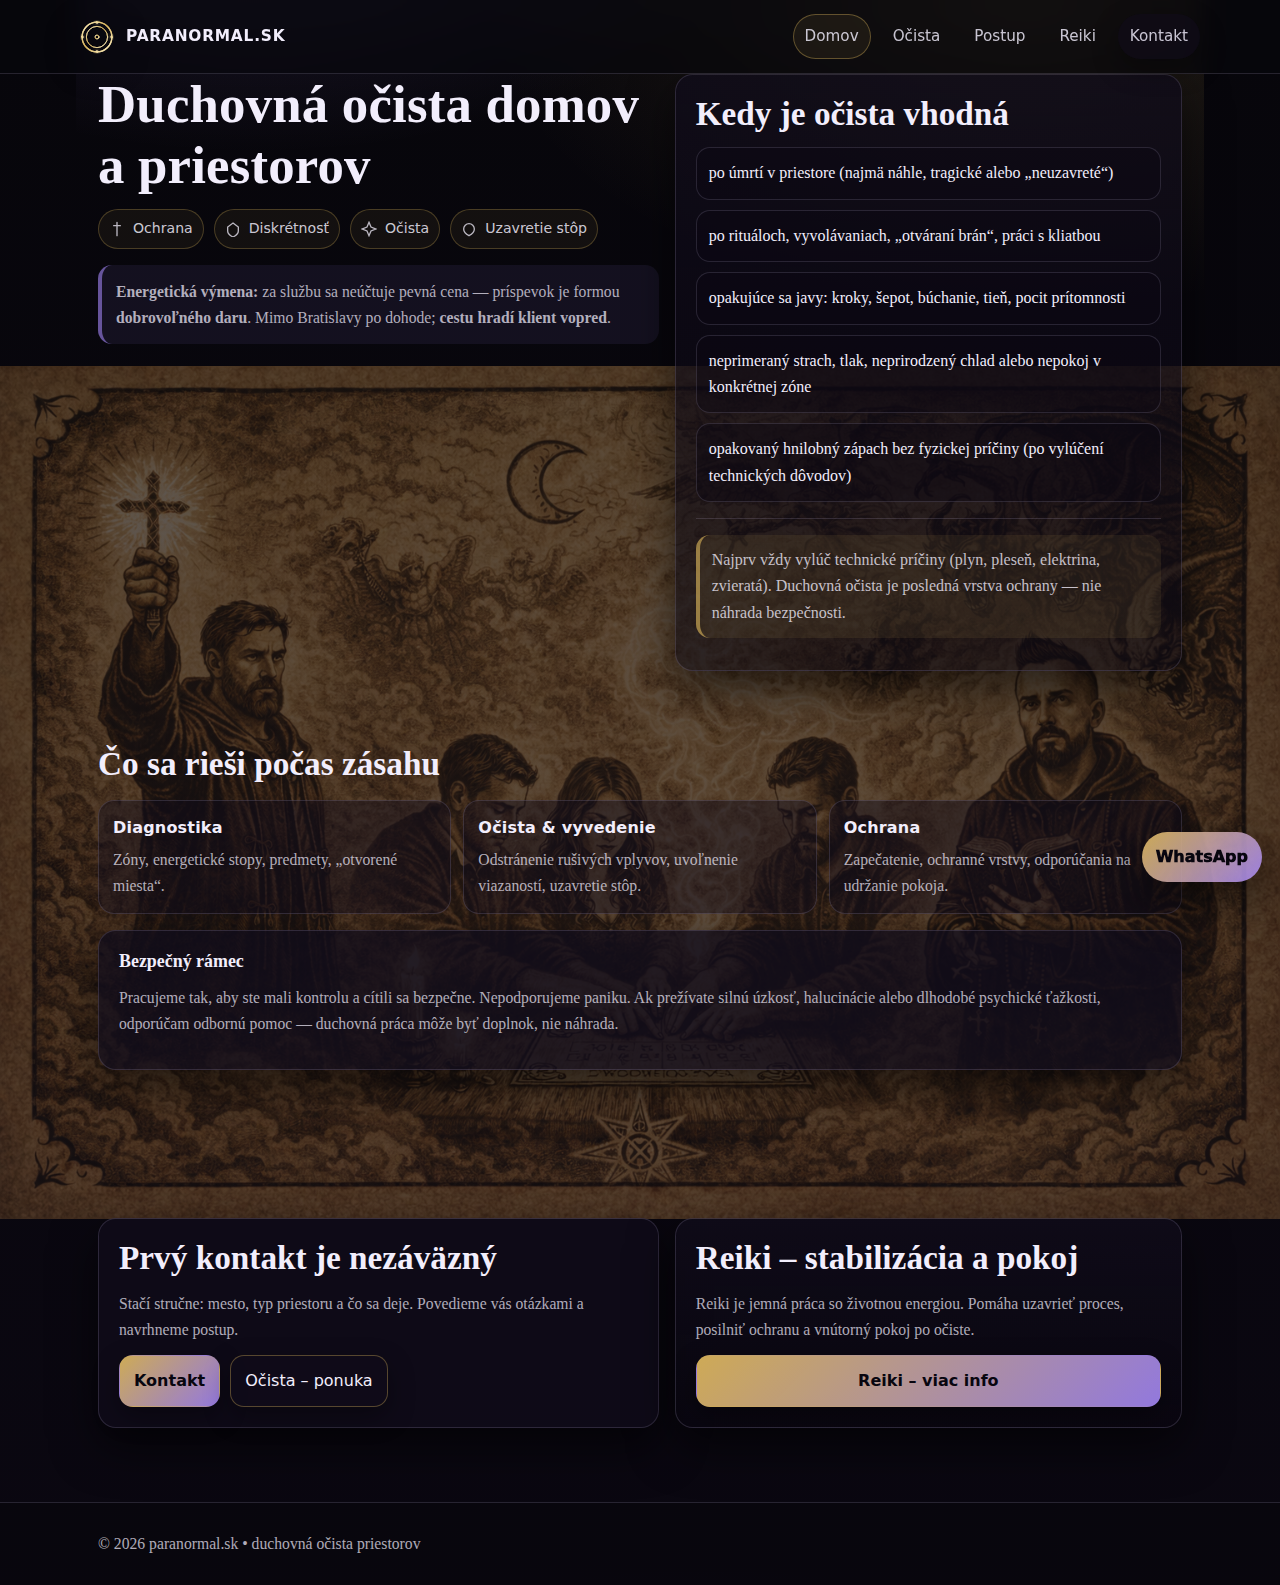
<file: index.html>
<!doctype html>
<html lang="sk">
<head>
  <meta charset="utf-8" />
  <meta name="viewport" content="width=device-width, initial-scale=1" />
  <title>paranormal.sk – duchovná očista domov a priestorov</title>
  <meta name="description" content="Duchovná očista priestorov, odstránenie ťažkých energií a nepokoja. Ochrana a uzavretie stôp. Bratislava a celé Slovensko." />
  <link rel="stylesheet" href="styles.css?v=13">
</head>

<body class="page-home">

<header class="nav">
  <div class="container nav-inner">
    <a class="brand" href="index.html" aria-label="Domov">
      <svg viewBox="0 0 64 64" aria-hidden="true" class="brand-logo" focusable="false">
        <defs>
          <linearGradient id="logo-gold" x1="0" y1="0" x2="1" y2="1">
            <stop offset="0" stop-color="#fff2c6"/>
            <stop offset="0.45" stop-color="#d8b35a"/>
            <stop offset="1" stop-color="#fff2c6"/>
          </linearGradient>

          <filter id="logo-glow" x="-35%" y="-35%" width="170%" height="170%">
            <feGaussianBlur stdDeviation="1.3" result="b"/>
            <feMerge>
              <feMergeNode in="b"/>
              <feMergeNode in="SourceGraphic"/>
            </feMerge>
          </filter>

          <filter id="logo-flare" x="-70%" y="-70%" width="240%" height="240%">
            <feGaussianBlur stdDeviation="2.6" result="b"/>
            <feMerge>
              <feMergeNode in="b"/>
              <feMergeNode in="SourceGraphic"/>
            </feMerge>
          </filter>
        </defs>

        <g fill="none" stroke="url(#logo-gold)" stroke-linecap="round" stroke-linejoin="round" filter="url(#logo-glow)">
          <circle cx="32" cy="32" r="28" stroke-width="2.4"/>
          <circle cx="32" cy="32" r="20" stroke-width="1.6"/>
          <path d="M32 6 L32 58" stroke-width="2.2"/>
          <path d="M6 32 L58 32" stroke-width="2.2"/>
          <circle cx="32" cy="32" r="3.6" stroke-width="1.6"/>
        </g>

        <g fill="#fff2c6" stroke="url(#logo-gold)" stroke-width="1.3" filter="url(#logo-flare)">
          <circle cx="32" cy="4.5" r="1.9"/>
          <circle cx="59.5" cy="32" r="1.9"/>
          <circle cx="32" cy="59.5" r="1.9"/>
          <circle cx="4.5" cy="32" r="1.9"/>
        </g>
      </svg>

      <span class="word">PARANORMAL.SK</span>
    </a>

    <nav class="menu" aria-label="Hlavné menu">
      <a href="index.html">Domov</a>
      <a href="sluzby.html">Očista</a>
      <a href="ako-pracujem.html">Postup</a>
      <a href="reiki.html">Reiki</a>
      <a href="kontakt.html" class="btn">Kontakt</a>
    </nav>
  </div>
</header>

<main>

  <section class="hero">
    <div class="container grid-2">
      <div>
<h1>Duchovná očista domov a priestorov</h1>

<div class="sigils">
  <span class="sigil">
    <svg viewBox="0 0 24 24" aria-hidden="true">
      <path d="M12 2v20M7 7h10" fill="none" stroke="currentColor" stroke-width="2" stroke-linecap="round"/>
    </svg>
    Ochrana
  </span>

  <span class="sigil">
    <svg viewBox="0 0 24 24" aria-hidden="true">
      <path d="M12 3l8 6v6c0 5-4 7-8 9-4-2-8-4-8-9V9l8-6z" fill="none" stroke="currentColor" stroke-width="2"/>
    </svg>
    Diskrétnosť
  </span>

  <span class="sigil">
    <svg viewBox="0 0 24 24" aria-hidden="true">
      <path d="M12 2l3 7 7 3-7 3-3 7-3-7-7-3 7-3 3-7z" fill="none" stroke="currentColor" stroke-width="2"/>
    </svg>
    Očista
  </span>

  <span class="sigil">
    <svg viewBox="0 0 24 24" aria-hidden="true">
      <path d="M4 12a8 8 0 0 1 16 0c0 6-8 10-8 10S4 18 4 12z" fill="none" stroke="currentColor" stroke-width="2"/>
    </svg>
    Uzavretie stôp
  </span>
</div>


        <div class="quote" style="margin-top:16px;">
          <div class="small">
            <strong>Energetická výmena:</strong> za službu sa neúčtuje pevná cena — príspevok je formou
            <strong>dobrovoľného daru</strong>. Mimo Bratislavy po dohode; <strong>cestu hradí klient vopred</strong>.
          </div>
        </div>
      </div>

      <div class="card soft">
        <h2>Kedy je očista vhodná</h2>
        <ul class="list">
          <li>po úmrtí v priestore (najmä náhle, tragické alebo „neuzavreté“)</li>
          <li>po rituáloch, vyvolávaniach, „otváraní brán“, práci s kliatbou</li>
          <li>opakujúce sa javy: kroky, šepot, búchanie, tieň, pocit prítomnosti</li>
          <li>neprimeraný strach, tlak, neprirodzený chlad alebo nepokoj v konkrétnej zóne</li>
          <li>opakovaný hnilobný zápach bez fyzickej príčiny (po vylúčení technických dôvodov)</li>
        </ul>

        <div class="hr"></div>

        <p class="notice">
          Najprv vždy vylúč technické príčiny (plyn, pleseň, elektrina, zvieratá).
          Duchovná očista je posledná vrstva ochrany — nie náhrada bezpečnosti.
        </p>
      </div>
    </div>
  </section>

  <section class="section">
    <div class="container">
      <h2>Čo sa rieši počas zásahu</h2>

      <div class="grid-3" style="margin-top:16px;">
        <div class="kpi">
          <strong>Diagnostika</strong>
          <div class="small">Zóny, energetické stopy, predmety, „otvorené miesta“.</div>
        </div>
        <div class="kpi">
          <strong>Očista & vyvedenie</strong>
          <div class="small">Odstránenie rušivých vplyvov, uvoľnenie viazaností, uzavretie stôp.</div>
        </div>
        <div class="kpi">
          <strong>Ochrana</strong>
          <div class="small">Zapečatenie, ochranné vrstvy, odporúčania na udržanie pokoja.</div>
        </div>
      </div>

      <div class="card" style="margin-top:16px;">
        <h3>Bezpečný rámec</h3>
        <p class="small">
          Pracujeme tak, aby ste mali kontrolu a cítili sa bezpečne. Nepodporujeme paniku.
          Ak prežívate silnú úzkosť, halucinácie alebo dlhodobé psychické ťažkosti,
          odporúčam odbornú pomoc — duchovná práca môže byť doplnok, nie náhrada.
        </p>
      </div>
    </div>
  </section>

  <section class="section">
    <div class="container grid-2">
      <div class="card">
        <h2>Prvý kontakt je nezáväzný</h2>
        <p class="small">
          Stačí stručne: mesto, typ priestoru a čo sa deje. Povedieme vás otázkami
          a navrhneme postup.
        </p>
        <div class="pillrow">
          <a class="btn primary" href="kontakt.html">Kontakt</a>
          <a class="btn" href="sluzby.html">Očista – ponuka</a>
        </div>
      </div>

      <div class="card soft" style="position:relative; overflow:hidden;">
        <div style="position:relative;">
          <h2>Reiki – stabilizácia a pokoj</h2>
          <p class="small">
            Reiki je jemná práca so životnou energiou. Pomáha uzavrieť proces,
            posilniť ochranu a vnútorný pokoj po očiste.
          </p>
          <a class="btn primary row" href="reiki.html">Reiki – viac info</a>
        </div>
      </div>

    </div>
  </section>

</main>

<a
  class="wa-float"
  href="https://wa.me/421917717171?text=Ahoj%2C%20m%C3%A1m%20z%C3%A1ujem%20o%20duchovn%C3%BA%20o%C4%8Distu."
  target="_blank"
  rel="noopener"
  aria-label="Napísať na WhatsApp"
>
  WhatsApp
</a>


<footer class="footer">
  <div class="container">
    <div class="small">© <span id="year"></span> paranormal.sk • duchovná očista priestorov</div>
  </div>
</footer>

<script src="script.js"></script>
</body>
</html>
</file>
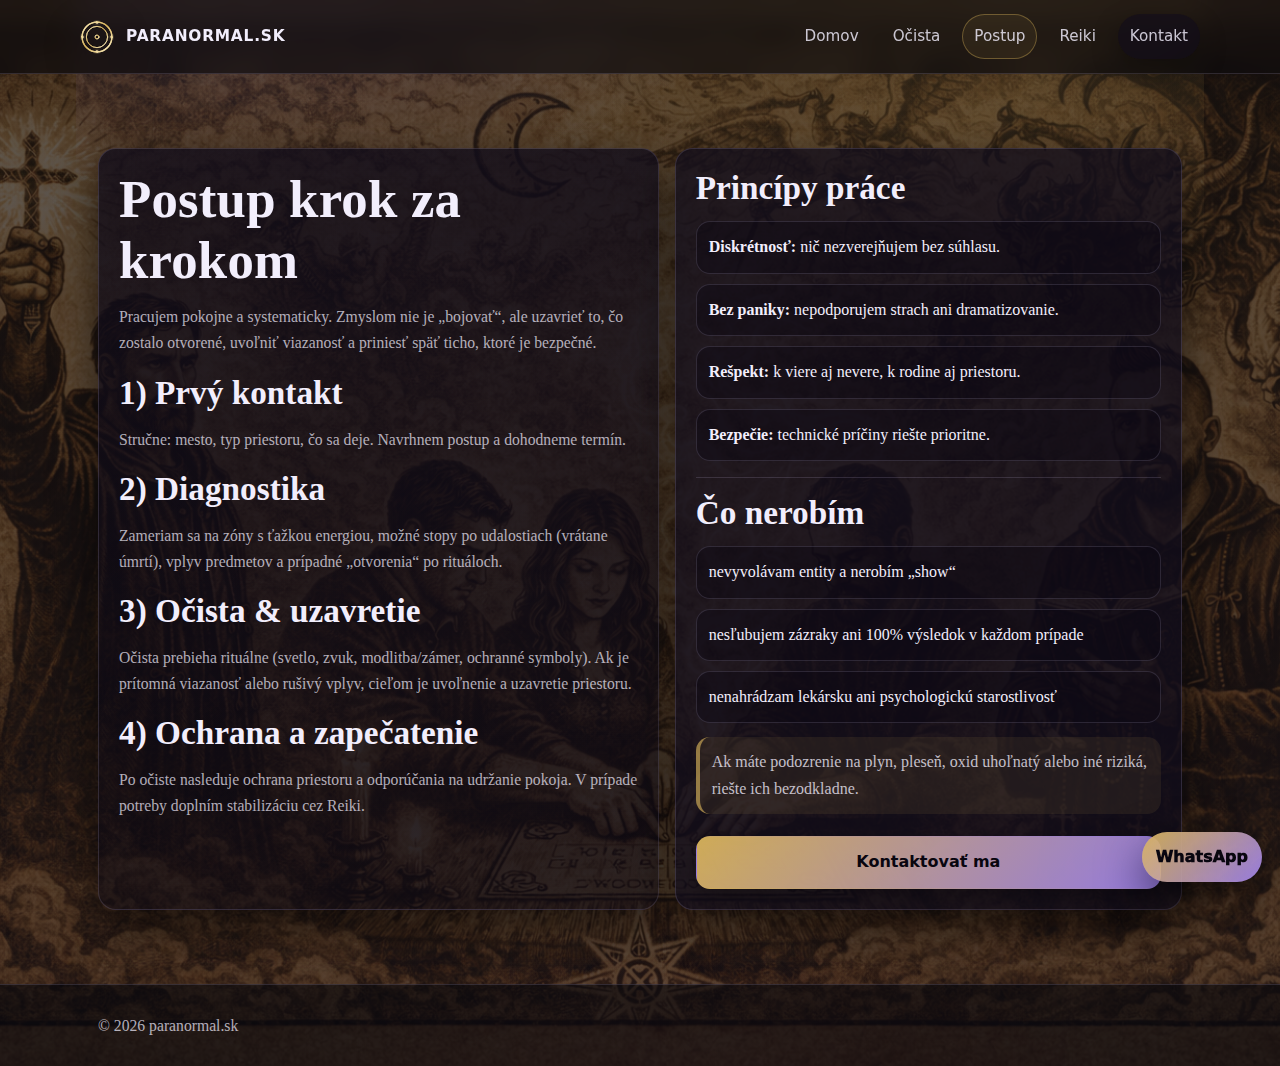
<file: ako-pracujem.html>
<!doctype html>
<html lang="sk">
<head>
  <meta charset="utf-8" />
  <meta name="viewport" content="width=device-width, initial-scale=1" />
  <title>Postup – paranormal.sk</title>
  <meta name="description" content="Ako prebieha očista: diagnostika, očista, uzavretie stôp, ochrana a odporúčania." />
  <link rel="stylesheet" href="styles.css" />
</head>
<body>

<header class="nav">
  <div class="container nav-inner">
    <a class="brand" href="index.html">
     <svg viewBox="0 0 64 64" aria-hidden="true" class="brand-logo" focusable="false">
  <defs>
    <linearGradient id="logo-gold" x1="0" y1="0" x2="1" y2="1">
      <stop offset="0" stop-color="#fff2c6"/>
      <stop offset="0.45" stop-color="#d8b35a"/>
      <stop offset="1" stop-color="#fff2c6"/>
    </linearGradient>

    <filter id="logo-glow" x="-35%" y="-35%" width="170%" height="170%">
      <feGaussianBlur stdDeviation="1.3" result="b"/>
      <feMerge>
        <feMergeNode in="b"/>
        <feMergeNode in="SourceGraphic"/>
      </feMerge>
    </filter>

    <filter id="logo-flare" x="-70%" y="-70%" width="240%" height="240%">
      <feGaussianBlur stdDeviation="2.6" result="b"/>
      <feMerge>
        <feMergeNode in="b"/>
        <feMergeNode in="SourceGraphic"/>
      </feMerge>
    </filter>
  </defs>

  <!-- HLAVNÁ PEČAŤ -->
  <g fill="none" stroke="url(#logo-gold)" stroke-linecap="round" stroke-linejoin="round" filter="url(#logo-glow)">
    <circle cx="32" cy="32" r="28" stroke-width="2.4"/>
    <circle cx="32" cy="32" r="20" stroke-width="1.6"/>
    <path d="M32 6 L32 58" stroke-width="2.2"/>
    <path d="M6 32 L58 32" stroke-width="2.2"/>
    <circle cx="32" cy="32" r="3.6" stroke-width="1.6"/>
  </g>

  <!-- 4 STRÁŽNE BODY -->
  <g fill="#fff2c6" stroke="url(#logo-gold)" stroke-width="1.3" filter="url(#logo-flare)">
    <circle cx="32" cy="4.5" r="1.9"/>
    <circle cx="59.5" cy="32" r="1.9"/>
    <circle cx="32" cy="59.5" r="1.9"/>
    <circle cx="4.5" cy="32" r="1.9"/>
  </g>
</svg>
      <span class="word">PARANORMAL.SK</span>
    </a>
    <nav class="menu">
      <a href="index.html">Domov</a>
      <a href="sluzby.html">Očista</a>
      <a href="ako-pracujem.html">Postup</a>
      <a href="reiki.html">Reiki</a>
      <a href="kontakt.html" class="btn">Kontakt</a>
    </nav>
  </div>
</header>

<main class="section">
  <div class="container grid-2">
    <div class="card soft">
      <h1>Postup krok za krokom</h1>
      <p class="small">
        Pracujem pokojne a systematicky. Zmyslom nie je „bojovať“, ale uzavrieť to,
        čo zostalo otvorené, uvoľniť viazanosť a priniesť späť ticho, ktoré je bezpečné.
      </p>

      <h2 style="margin-top:18px;">1) Prvý kontakt</h2>
      <p class="small">
        Stručne: mesto, typ priestoru, čo sa deje. Navrhnem postup a dohodneme termín.
      </p>

      <h2 style="margin-top:18px;">2) Diagnostika</h2>
      <p class="small">
        Zameriam sa na zóny s ťažkou energiou, možné stopy po udalostiach (vrátane úmrtí),
        vplyv predmetov a prípadné „otvorenia“ po rituáloch.
      </p>

      <h2 style="margin-top:18px;">3) Očista & uzavretie</h2>
      <p class="small">
        Očista prebieha rituálne (svetlo, zvuk, modlitba/zámer, ochranné symboly).
        Ak je prítomná viazanosť alebo rušivý vplyv, cieľom je uvoľnenie a uzavretie priestoru.
      </p>

      <h2 style="margin-top:18px;">4) Ochrana a zapečatenie</h2>
      <p class="small">
        Po očiste nasleduje ochrana priestoru a odporúčania na udržanie pokoja.
        V prípade potreby doplním stabilizáciu cez Reiki.
      </p>
    </div>

    <div class="card">
      <h2>Princípy práce</h2>
      <ul class="list">
        <li><strong>Diskrétnosť:</strong> nič nezverejňujem bez súhlasu.</li>
        <li><strong>Bez paniky:</strong> nepodporujem strach ani dramatizovanie.</li>
        <li><strong>Rešpekt:</strong> k viere aj nevere, k rodine aj priestoru.</li>
        <li><strong>Bezpečie:</strong> technické príčiny riešte prioritne.</li>
      </ul>

      <div class="hr"></div>

      <h2>Čo nerobím</h2>
      <ul class="list">
        <li>nevyvolávam entity a nerobím „show“</li>
        <li>nesľubujem zázraky ani 100% výsledok v každom prípade</li>
        <li>nenahrádzam lekársku ani psychologickú starostlivosť</li>
      </ul>

      <p class="notice" style="margin-top:14px;">
        Ak máte podozrenie na plyn, pleseň, oxid uhoľnatý alebo iné riziká,
        riešte ich bezodkladne.
      </p>

      <a class="btn primary row" href="kontakt.html" style="margin-top:10px;">Kontaktovať ma</a>
    </div>
  </div>
</main>

<a class="wa-float" data-whatsapp href="#">WhatsApp</a>
<footer class="footer"><div class="container"><div class="small">© <span id="year"></span> paranormal.sk</div></div></footer>
<script src="script.js"></script>
</body>
</html>
</file>
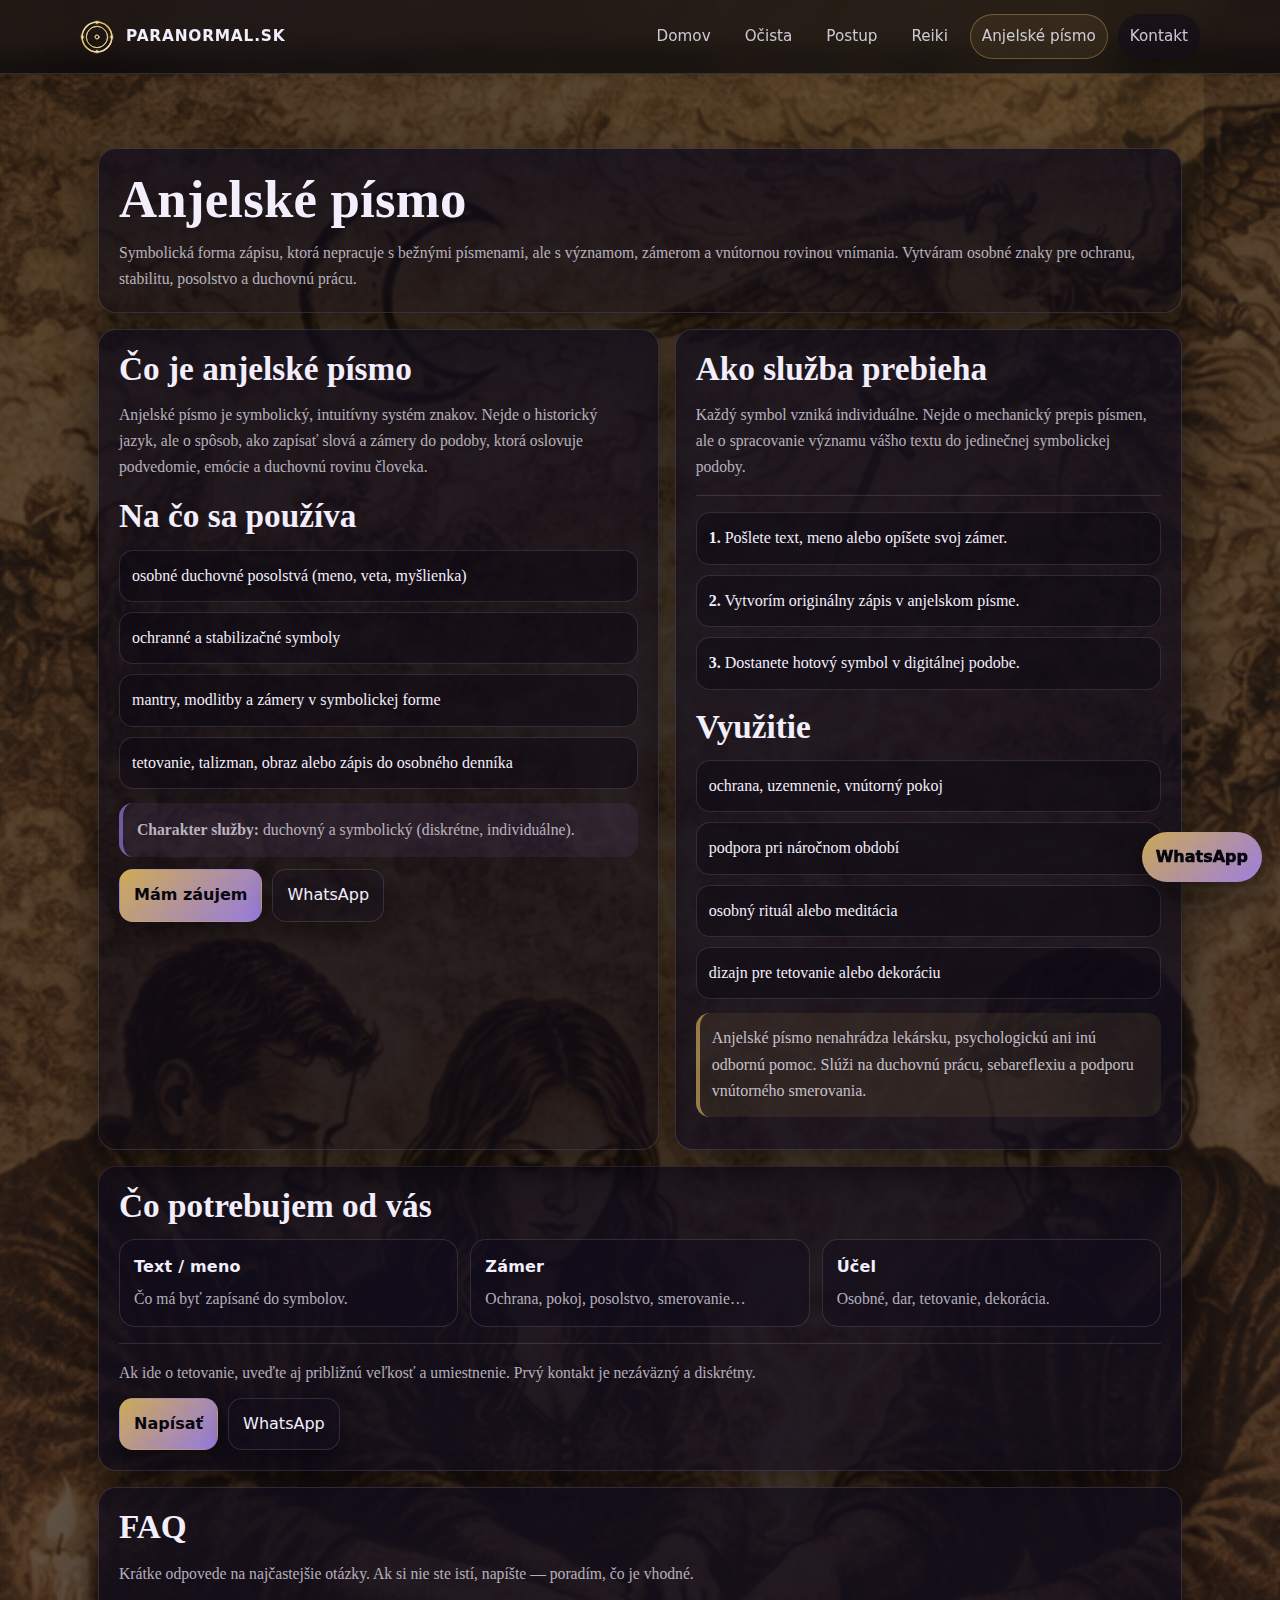
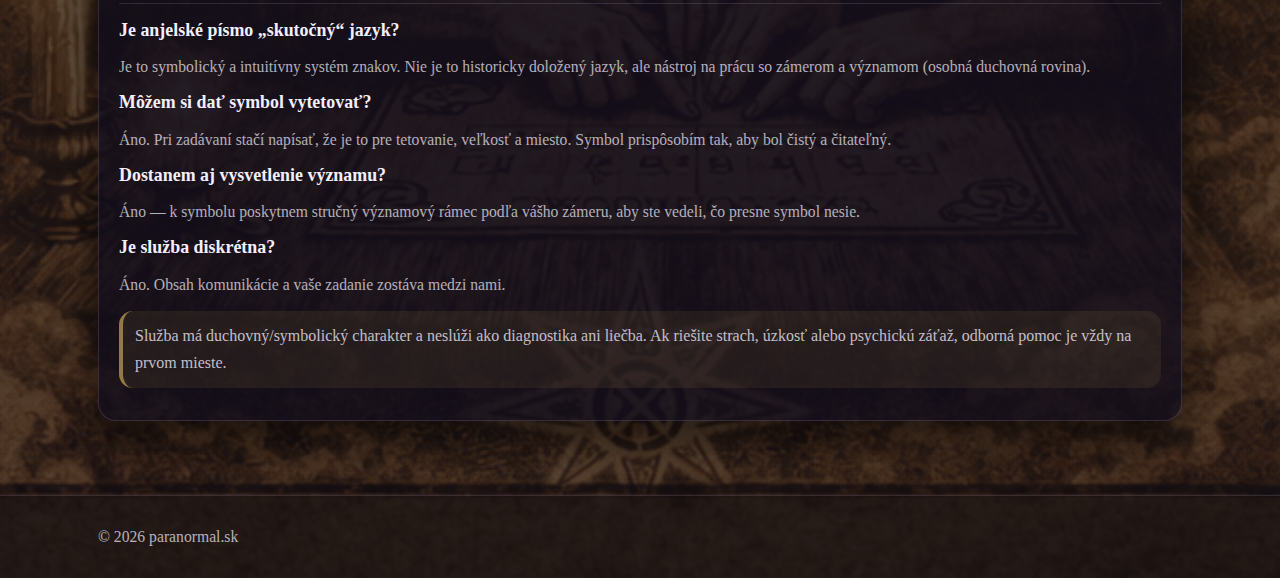
<file: anjelske-pismo.html>
<!doctype html>
<html lang="sk">
<head>
  <meta charset="utf-8" />
  <meta name="viewport" content="width=device-width, initial-scale=1" />
  <title>Anjelské písmo – paranormal.sk</title>
  <meta name="description" content="Anjelské písmo: osobné duchovné symboly, ochranné znaky a posolstvá medzi svetmi." />
  <link rel="stylesheet" href="styles.css?v=13" />
</head>

<body class="page-anjelske-pismo">

<header class="nav">
  <div class="container nav-inner">
    <a class="brand" href="index.html" aria-label="Domov">

      <!-- LOGO – rovnaké ako na ostatných stránkach -->
      <svg viewBox="0 0 64 64" aria-hidden="true" class="brand-logo" focusable="false">
        <defs>
          <linearGradient id="logo-gold" x1="0" y1="0" x2="1" y2="1">
            <stop offset="0" stop-color="#fff2c6"/>
            <stop offset="0.45" stop-color="#d8b35a"/>
            <stop offset="1" stop-color="#fff2c6"/>
          </linearGradient>

          <filter id="logo-glow" x="-35%" y="-35%" width="170%" height="170%">
            <feGaussianBlur stdDeviation="1.3" result="b"/>
            <feMerge>
              <feMergeNode in="b"/>
              <feMergeNode in="SourceGraphic"/>
            </feMerge>
          </filter>

          <filter id="logo-flare" x="-70%" y="-70%" width="240%" height="240%">
            <feGaussianBlur stdDeviation="2.6" result="b"/>
            <feMerge>
              <feMergeNode in="b"/>
              <feMergeNode in="SourceGraphic"/>
            </feMerge>
          </filter>
        </defs>

        <g fill="none" stroke="url(#logo-gold)" stroke-linecap="round" stroke-linejoin="round" filter="url(#logo-glow)">
          <circle cx="32" cy="32" r="28" stroke-width="2.4"/>
          <circle cx="32" cy="32" r="20" stroke-width="1.6"/>
          <path d="M32 6 L32 58" stroke-width="2.2"/>
          <path d="M6 32 L58 32" stroke-width="2.2"/>
          <circle cx="32" cy="32" r="3.6" stroke-width="1.6"/>
        </g>

        <g fill="#fff2c6" stroke="url(#logo-gold)" stroke-width="1.3" filter="url(#logo-flare)">
          <circle cx="32" cy="4.5" r="1.9"/>
          <circle cx="59.5" cy="32" r="1.9"/>
          <circle cx="32" cy="59.5" r="1.9"/>
          <circle cx="4.5" cy="32" r="1.9"/>
        </g>
      </svg>

      <span class="word">PARANORMAL.SK</span>
    </a>

    <!-- MENU: Domov, Očista, Postup, Reiki, Anjelské písmo, Kontakt -->
    <nav class="menu">
      <a href="index.html">Domov</a>
      <a href="sluzby.html">Očista</a>
      <a href="ako-pracujem.html">Postup</a>
      <a href="reiki.html">Reiki</a>
      <a href="anjelske-pismo.html" class="active">Anjelské písmo</a>
      <a href="kontakt.html" class="btn">Kontakt</a>
    </nav>
  </div>
</header>

<main class="section">
  <div class="container">

    <!-- ÚVOD -->
    <div class="card soft hero-intro">
      <h1>Anjelské písmo</h1>
      <p class="small">
        Symbolická forma zápisu, ktorá nepracuje s bežnými písmenami, ale s významom,
        zámerom a vnútornou rovinou vnímania. Vytváram osobné znaky pre ochranu,
        stabilitu, posolstvo a duchovnú prácu.
      </p>
    </div>

    <div class="grid-2" style="margin-top:16px;">

      <!-- ĽAVÝ BLOK -->
      <div class="card soft">
        <h2>Čo je anjelské písmo</h2>
        <p class="small">
          Anjelské písmo je symbolický, intuitívny systém znakov. Nejde o historický jazyk,
          ale o spôsob, ako zapísať slová a zámery do podoby, ktorá oslovuje podvedomie,
          emócie a duchovnú rovinu človeka.
        </p>

        <h2 style="margin-top:18px;">Na čo sa používa</h2>
        <ul class="list">
          <li>osobné duchovné posolstvá (meno, veta, myšlienka)</li>
          <li>ochranné a stabilizačné symboly</li>
          <li>mantry, modlitby a zámery v symbolickej forme</li>
          <li>tetovanie, talizman, obraz alebo zápis do osobného denníka</li>
        </ul>

        <div class="quote" style="margin-top:14px;">
          <div class="small">
            <strong>Charakter služby:</strong> duchovný a symbolický (diskrétne, individuálne).
          </div>
        </div>

        <div class="pillrow">
          <a class="btn primary" href="kontakt.html">Mám záujem</a>
          <a class="btn ghost" data-whatsapp href="#">WhatsApp</a>
        </div>
      </div>

      <!-- PRAVÝ BLOK -->
      <div class="card">
        <h2>Ako služba prebieha</h2>
        <p class="small">
          Každý symbol vzniká individuálne. Nejde o mechanický prepis písmen,
          ale o spracovanie významu vášho textu do jedinečnej symbolickej podoby.
        </p>

        <div class="hr"></div>

        <ul class="list">
          <li><strong>1.</strong> Pošlete text, meno alebo opíšete svoj zámer.</li>
          <li><strong>2.</strong> Vytvorím originálny zápis v anjelskom písme.</li>
          <li><strong>3.</strong> Dostanete hotový symbol v digitálnej podobe.</li>
        </ul>

        <h2 style="margin-top:18px;">Využitie</h2>
        <ul class="list">
          <li>ochrana, uzemnenie, vnútorný pokoj</li>
          <li>podpora pri náročnom období</li>
          <li>osobný rituál alebo meditácia</li>
          <li>dizajn pre tetovanie alebo dekoráciu</li>
        </ul>

        <p class="notice" style="margin-top:14px;">
          Anjelské písmo nenahrádza lekársku, psychologickú ani inú odbornú pomoc.
          Slúži na duchovnú prácu, sebareflexiu a podporu vnútorného smerovania.
        </p>
      </div>

    </div>

    <!-- OBJEDNÁVKA -->
    <div class="card" style="margin-top:16px;">
      <h2>Čo potrebujem od vás</h2>
      <div class="grid-3" style="margin-top:10px;">
        <div class="kpi"><strong>Text / meno</strong><div class="small">Čo má byť zapísané do symbolov.</div></div>
        <div class="kpi"><strong>Zámer</strong><div class="small">Ochrana, pokoj, posolstvo, smerovanie…</div></div>
        <div class="kpi"><strong>Účel</strong><div class="small">Osobné, dar, tetovanie, dekorácia.</div></div>
      </div>
      <div class="hr"></div>
      <p class="small">
        Ak ide o tetovanie, uveďte aj približnú veľkosť a umiestnenie.
        Prvý kontakt je nezáväzný a diskrétny.
      </p>

      <div class="pillrow">
        <a class="btn primary" href="kontakt.html">Napísať</a>
        <a class="btn ghost" data-whatsapp href="#">WhatsApp</a>
      </div>
    </div>

    <!-- FAQ (v štýle stránok: card + hr + notice + list) -->
    <div class="card" style="margin-top:16px;">
      <h2>FAQ</h2>
      <p class="small">
        Krátke odpovede na najčastejšie otázky. Ak si nie ste istí, napíšte — poradím, čo je vhodné.
      </p>

      <div class="hr"></div>

      <h3>Je anjelské písmo „skutočný“ jazyk?</h3>
      <p class="small">
        Je to symbolický a intuitívny systém znakov. Nie je to historicky doložený jazyk,
        ale nástroj na prácu so zámerom a významom (osobná duchovná rovina).
      </p>

      <h3>Môžem si dať symbol vytetovať?</h3>
      <p class="small">
        Áno. Pri zadávaní stačí napísať, že je to pre tetovanie, veľkosť a miesto.
        Symbol prispôsobím tak, aby bol čistý a čitateľný.
      </p>

      <h3>Dostanem aj vysvetlenie významu?</h3>
      <p class="small">
        Áno — k symbolu poskytnem stručný významový rámec podľa vášho zámeru,
        aby ste vedeli, čo presne symbol nesie.
      </p>

      <h3>Je služba diskrétna?</h3>
      <p class="small">
        Áno. Obsah komunikácie a vaše zadanie zostáva medzi nami.
      </p>

      <p class="notice" style="margin-top:14px;">
        Služba má duchovný/symbolický charakter a neslúži ako diagnostika ani liečba.
        Ak riešite strach, úzkosť alebo psychickú záťaž, odborná pomoc je vždy na prvom mieste.
      </p>
    </div>

  </div>
</main>

<a class="wa-float" data-whatsapp href="#">WhatsApp</a>

<footer class="footer">
  <div class="container">
    <div class="small">© <span id="year"></span> paranormal.sk</div>
  </div>
</footer>

<script src="script.js"></script>
</body>
</html>
</file>
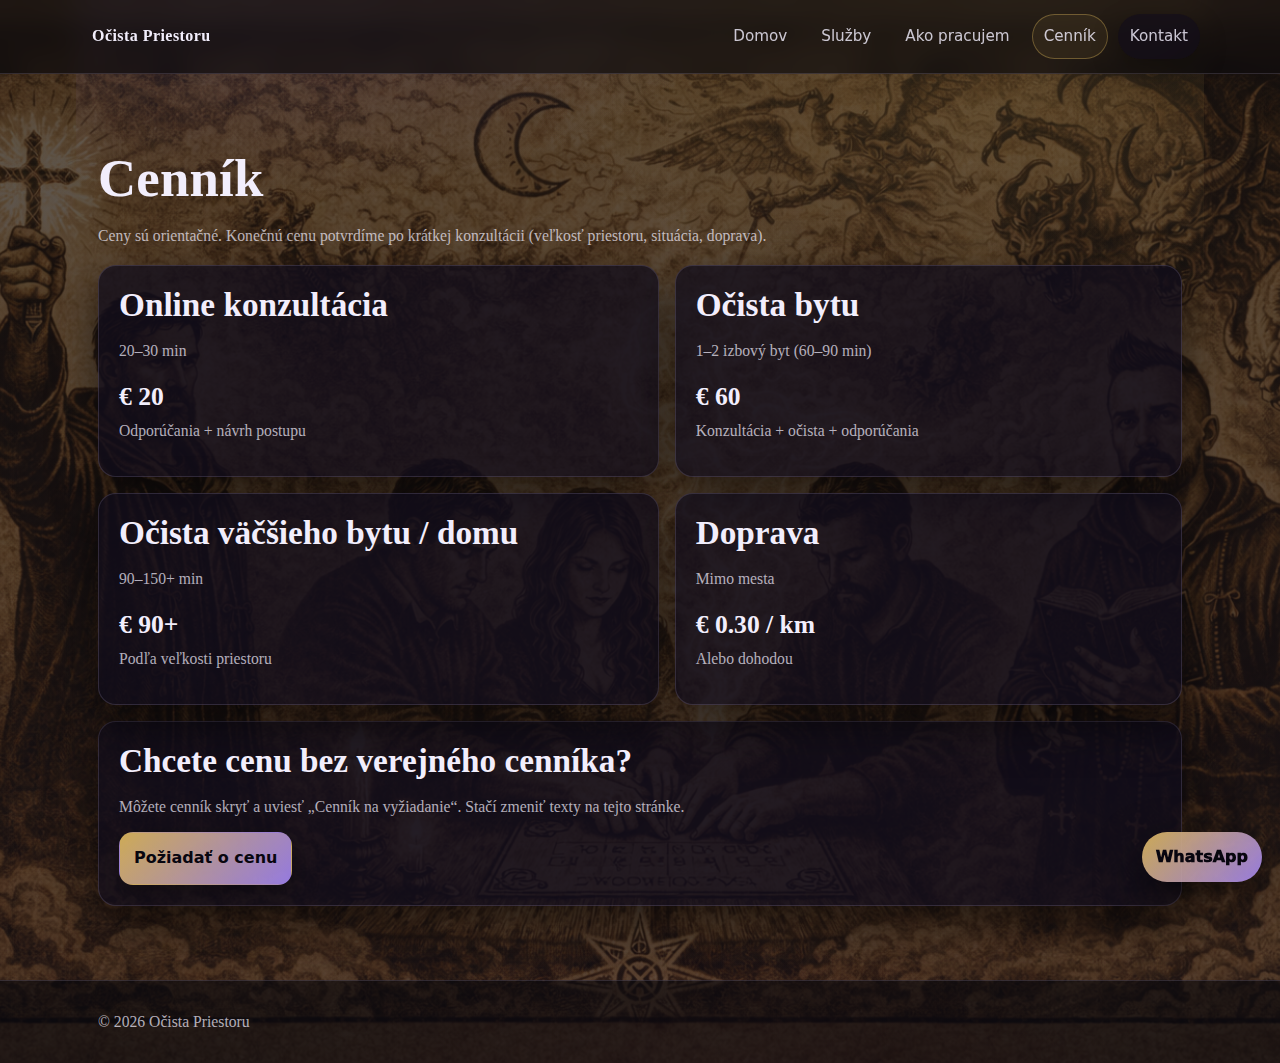
<file: cennik.html>
<!doctype html>
<html lang="sk">
<head>
  <meta charset="utf-8" />
  <meta name="viewport" content="width=device-width, initial-scale=1" />
  <title>Cenník – Očista priestoru</title>
  <link rel="stylesheet" href="styles.css" />
</head>
<body>

<header class="nav">
  <div class="container nav-inner">
    <a class="brand" href="index.html"><span class="brand-badge"></span><span>Očista Priestoru</span></a>
    <nav class="menu">
      <a href="index.html">Domov</a>
      <a href="sluzby.html">Služby</a>
      <a href="ako-pracujem.html">Ako pracujem</a>
      <a href="cennik.html">Cenník</a>
      <a href="kontakt.html" class="btn">Kontakt</a>
    </nav>
  </div>
</header>

<main class="section">
  <div class="container">
    <h1>Cenník</h1>
    <p class="small">
      Ceny sú orientačné. Konečnú cenu potvrdíme po krátkej konzultácii (veľkosť priestoru, situácia, doprava).
    </p>

    <div class="grid-2" style="margin-top:16px;">
      <div class="card">
        <h2>Online konzultácia</h2>
        <p class="small">20–30 min</p>
        <p style="font-size:1.6rem; font-weight:800; margin:10px 0 0;">€ 20</p>
        <p class="small">Odporúčania + návrh postupu</p>
      </div>

      <div class="card">
        <h2>Očista bytu</h2>
        <p class="small">1–2 izbový byt (60–90 min)</p>
        <p style="font-size:1.6rem; font-weight:800; margin:10px 0 0;">€ 60</p>
        <p class="small">Konzultácia + očista + odporúčania</p>
      </div>

      <div class="card">
        <h2>Očista väčšieho bytu / domu</h2>
        <p class="small">90–150+ min</p>
        <p style="font-size:1.6rem; font-weight:800; margin:10px 0 0;">€ 90+</p>
        <p class="small">Podľa veľkosti priestoru</p>
      </div>

      <div class="card">
        <h2>Doprava</h2>
        <p class="small">Mimo mesta</p>
        <p style="font-size:1.6rem; font-weight:800; margin:10px 0 0;">€ 0.30 / km</p>
        <p class="small">Alebo dohodou</p>
      </div>
    </div>

    <div class="card" style="margin-top:16px;">
      <h2>Chcete cenu bez verejného cenníka?</h2>
      <p class="small">Môžete cenník skryť a uviesť „Cenník na vyžiadanie“. Stačí zmeniť texty na tejto stránke.</p>
      <a class="btn primary" href="kontakt.html">Požiadať o cenu</a>
    </div>
  </div>
</main>

<a class="wa-float" data-whatsapp href="#">WhatsApp</a>
<footer class="footer"><div class="container"><div class="small">© <span id="year"></span> Očista Priestoru</div></div></footer>
<script src="script.js"></script>
<script>document.getElementById("year").textContent = new Date().getFullYear();</script>
</body>
</html>
</file>
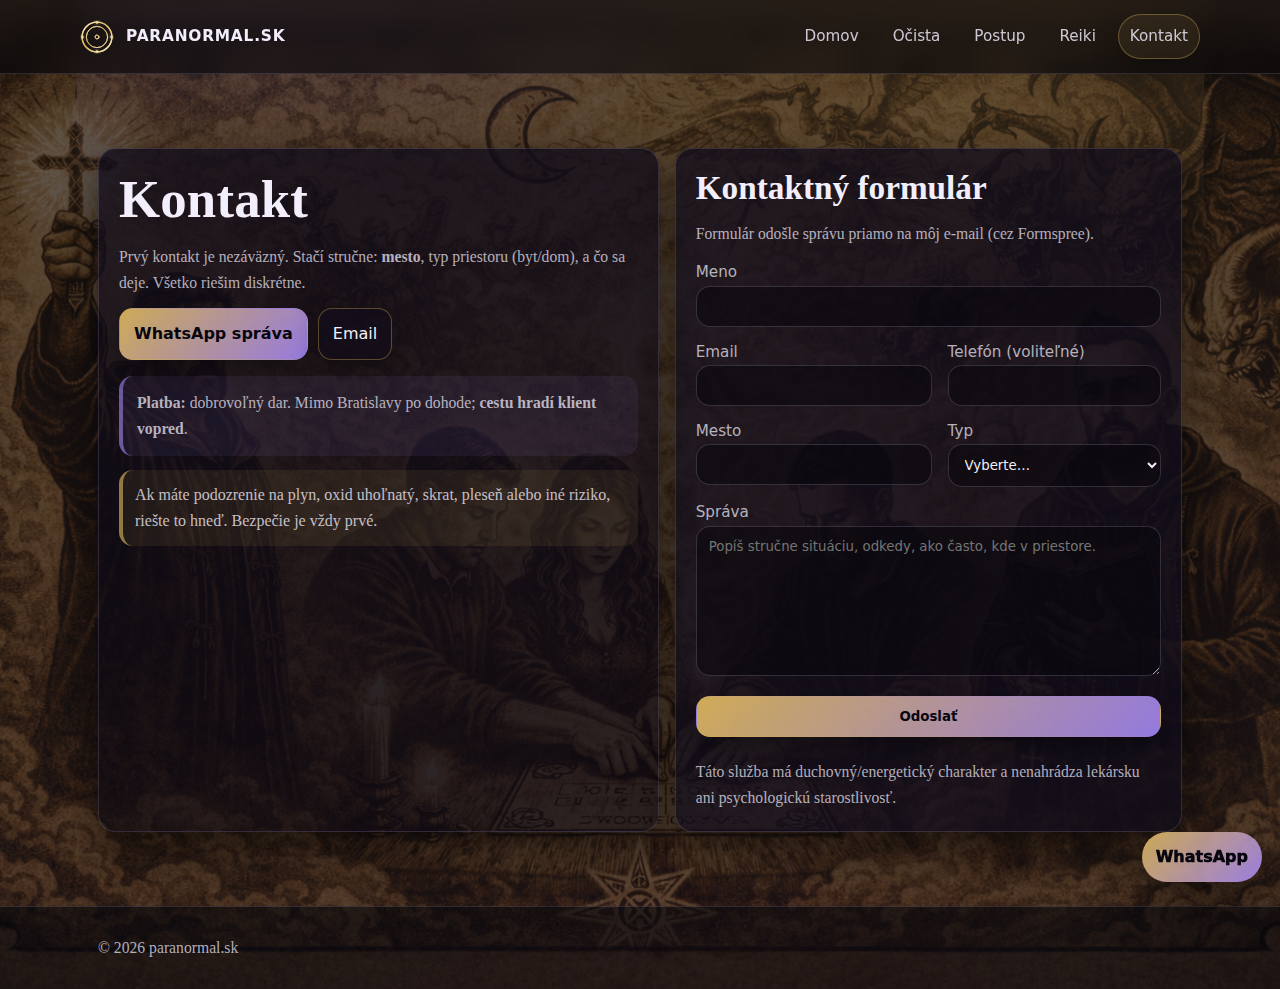
<file: kontakt.html>
<!doctype html>
<html lang="sk">
<head>
  <meta charset="utf-8" />
  <meta name="viewport" content="width=device-width, initial-scale=1" />
  <title>Kontakt – paranormal.sk</title>
  <meta name="description" content="Kontakt na duchovnú očistu priestorov a Reiki. Diskrétne. Prvý kontakt je nezáväzný." />
  <link rel="stylesheet" href="styles.css?v=13" />

</head>


<body class="page-kontakt">

  
<header class="nav">
  <div class="container nav-inner">
  <a class="brand" href="index.html" aria-label="Domov">

<svg viewBox="0 0 64 64" aria-hidden="true" class="brand-logo" focusable="false">
  <defs>
    <linearGradient id="logo-gold" x1="0" y1="0" x2="1" y2="1">
      <stop offset="0" stop-color="#fff2c6"/>
      <stop offset="0.45" stop-color="#d8b35a"/>
      <stop offset="1" stop-color="#fff2c6"/>
    </linearGradient>

    <filter id="logo-glow" x="-35%" y="-35%" width="170%" height="170%">
      <feGaussianBlur stdDeviation="1.3" result="b"/>
      <feMerge>
        <feMergeNode in="b"/>
        <feMergeNode in="SourceGraphic"/>
      </feMerge>
    </filter>

    <filter id="logo-flare" x="-70%" y="-70%" width="240%" height="240%">
      <feGaussianBlur stdDeviation="2.6" result="b"/>
      <feMerge>
        <feMergeNode in="b"/>
        <feMergeNode in="SourceGraphic"/>
      </feMerge>
    </filter>
  </defs>

  <!-- HLAVNÁ PEČAŤ -->
  <g fill="none" stroke="url(#logo-gold)" stroke-linecap="round" stroke-linejoin="round" filter="url(#logo-glow)">
    <circle cx="32" cy="32" r="28" stroke-width="2.4"/>
    <circle cx="32" cy="32" r="20" stroke-width="1.6"/>
    <path d="M32 6 L32 58" stroke-width="2.2"/>
    <path d="M6 32 L58 32" stroke-width="2.2"/>
    <circle cx="32" cy="32" r="3.6" stroke-width="1.6"/>
  </g>

  <!-- 4 STRÁŽNE BODY -->
  <g fill="#fff2c6" stroke="url(#logo-gold)" stroke-width="1.3" filter="url(#logo-flare)">
    <circle cx="32" cy="4.5" r="1.9"/>
    <circle cx="59.5" cy="32" r="1.9"/>
    <circle cx="32" cy="59.5" r="1.9"/>
    <circle cx="4.5" cy="32" r="1.9"/>
  </g>
</svg>


      <span class="word">PARANORMAL.SK</span>
    </a>
    <nav class="menu">
      <a href="index.html">Domov</a>
      <a href="sluzby.html">Očista</a>
      <a href="ako-pracujem.html">Postup</a>
      <a href="reiki.html">Reiki</a>
      <a href="kontakt.html" class="btn">Kontakt</a>
    </nav>
  </div>
</header>

<main class="section">
  <div class="container grid-2">
    <div class="card soft">
      <h1>Kontakt</h1>
      <p class="small">
        Prvý kontakt je nezáväzný. Stačí stručne: <strong>mesto</strong>, typ priestoru (byt/dom),
        a čo sa deje. Všetko riešim diskrétne.
      </p>

      <div class="pillrow">
       <a class="btn primary"
   href="https://wa.me/421917717171?text=Ahoj%2C%20m%C3%A1m%20z%C3%A1ujem%20o%20duchovn%C3%BA%20o%C4%8Distu.%20Mesto%3A%20%5B%5D%20Typ%3A%20%5B%5D"
   target="_blank" rel="noopener">
  WhatsApp správa
</a>

        <a class="btn" href="mailto:paranormalteam.sk@gmail.com?subject=Z%C3%A1ujem%20o%20o%C4%8Distu%20priestoru">
  Email
</a>

      </div>

      <div class="quote" style="margin-top:16px;">
        <div class="small">
          <strong>Platba:</strong> dobrovoľný dar. Mimo Bratislavy po dohode;
          <strong>cestu hradí klient vopred</strong>.
        </div>
      </div>

      <p class="notice" style="margin-top:14px;">
        Ak máte podozrenie na plyn, oxid uhoľnatý, skrat, pleseň alebo iné riziko,
        riešte to hneď. Bezpečie je vždy prvé.
      </p>
    </div>

    <div class="card">
      <h2>Kontaktný formulár</h2>
     <p class="small">Formulár odošle správu priamo na môj e-mail (cez Formspree).</p>


      <form class="form"
            action="https://formspree.io/f/xnjndwwd"
            method="POST">
        <div>
          <label for="name">Meno</label>
          <input id="name" name="name" required />
        </div>

        <div class="grid-2">
          <div>
            <label for="email">Email</label>
            <input id="email" name="email" type="email" required />
          </div>
          <div>
            <label for="phone">Telefón (voliteľné)</label>
            <input id="phone" name="phone" />
          </div>
        </div>

        <div class="grid-2">
          <div>
            <label for="city">Mesto</label>
            <input id="city" name="city" required />
          </div>
          <div>
            <label for="type">Typ</label>
            <select id="type" name="type" required>
              <option value="">Vyberte…</option>
              <option>Byt</option>
              <option>Dom</option>
              <option>Pracovný priestor</option>
              <option>Reiki</option>
              <option>Iné</option>
            </select>
          </div>
        </div>

        <div>
          <label for="message">Správa</label>
          <textarea id="message" name="message" required
            placeholder="Popíš stručne situáciu, odkedy, ako často, kde v priestore."></textarea>
        </div>

        <input type="hidden" name="_subject" value="Nová správa z paranormal.sk" />
     

        <button class="btn primary row" type="submit">Odoslať</button>

        <p class="small" style="margin:10px 0 0;">
          Táto služba má duchovný/energetický charakter a nenahrádza lekársku ani psychologickú starostlivosť.
        </p>
      </form>
    </div>
  </div>
</main>

<a class="wa-float" data-whatsapp href="#" ...>WhatsApp</a>


<footer class="footer"><div class="container"><div class="small">© <span id="year"></span> paranormal.sk</div></div></footer>
<script src="script.js"></script>
</body>
</html>
</file>
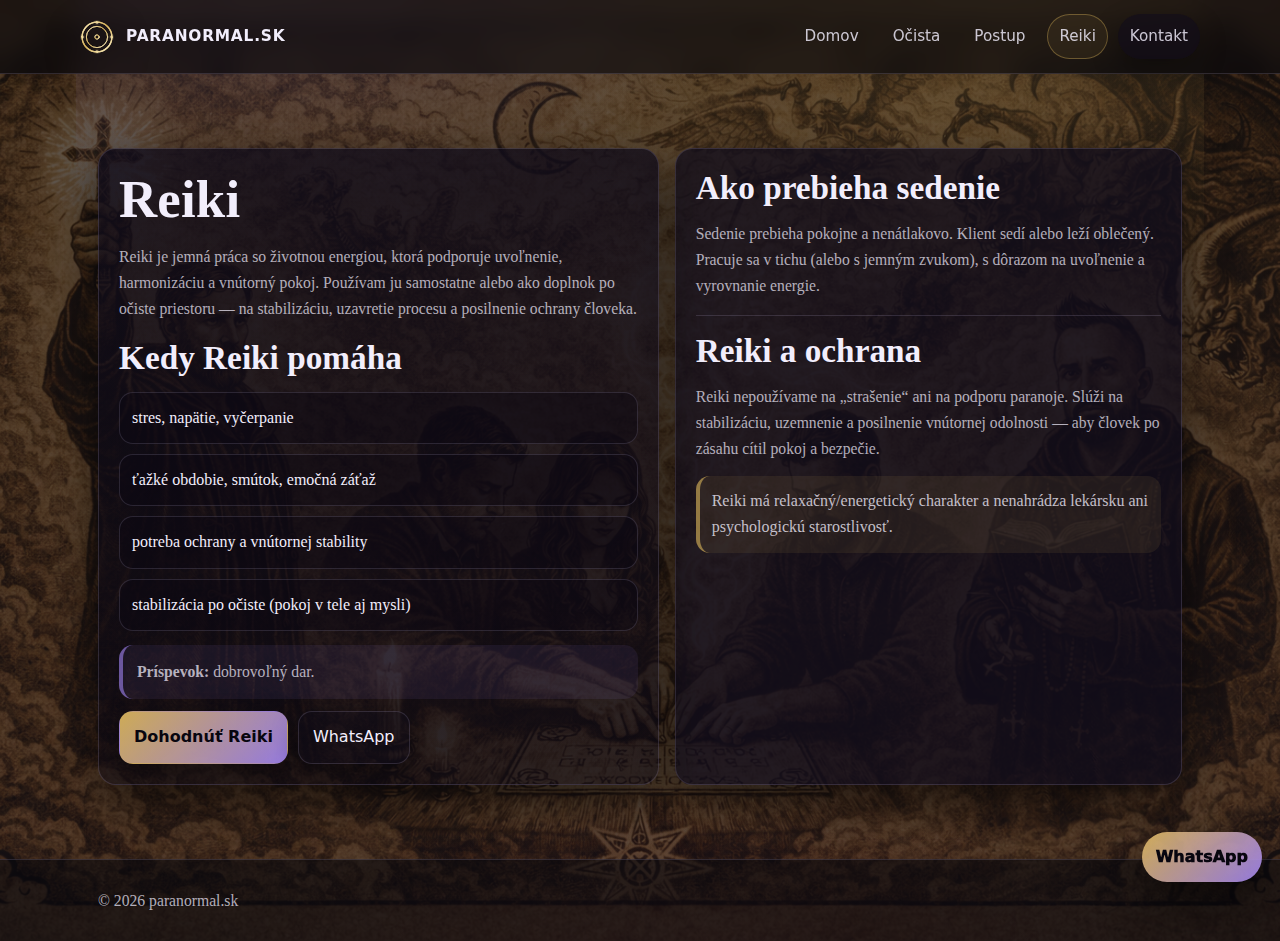
<file: reiki.html>
<!doctype html>
<html lang="sk">
<head>
  <meta charset="utf-8" />
  <meta name="viewport" content="width=device-width, initial-scale=1" />
  <title>Reiki – paranormal.sk</title>
  <meta name="description" content="Reiki: jemná energetická podpora, harmonizácia, pokoj a stabilizácia po očiste priestoru." />
  <link rel="stylesheet" href="styles.css" />
</head>
<body>

<header class="nav">
  <div class="container nav-inner">
    <a class="brand" href="index.html">
<svg viewBox="0 0 64 64"
     aria-hidden="true"
     class="brand-logo"
     focusable="false">

  <defs>
    <!-- Gold gradient -->
    <linearGradient id="logo-gold" x1="0" y1="0" x2="1" y2="1">
      <stop offset="0" stop-color="#fff2c6"/>
      <stop offset="0.45" stop-color="#d8b35a"/>
      <stop offset="1" stop-color="#fff2c6"/>
    </linearGradient>

    <!-- Jemný ochranný glow -->
    <filter id="logo-glow" x="-35%" y="-35%" width="170%" height="170%">
      <feGaussianBlur stdDeviation="1.2" result="b"/>
      <feMerge>
        <feMergeNode in="b"/>
        <feMergeNode in="SourceGraphic"/>
      </feMerge>
    </filter>

    <!-- Silnejší glow pre 4 uzly -->
    <filter id="logo-flare" x="-70%" y="-70%" width="240%" height="240%">
      <feGaussianBlur stdDeviation="2.4" result="b"/>
      <feMerge>
        <feMergeNode in="b"/>
        <feMergeNode in="SourceGraphic"/>
      </feMerge>
    </filter>
  </defs>

  <!-- ZÁKLADNÁ PEČAŤ -->
  <g fill="none"
     stroke="url(#logo-gold)"
     stroke-linecap="round"
     stroke-linejoin="round"
     filter="url(#logo-glow)">

    <!-- vonkajší ochranný kruh -->
    <circle cx="32" cy="32" r="28" stroke-width="2.4"/>

    <!-- vnútorný kruh -->
    <circle cx="32" cy="32" r="20" stroke-width="1.6"/>

    <!-- osi (axis mundi) -->
    <path d="M32 6 L32 58" stroke-width="2"/>
    <path d="M6 32 L58 32" stroke-width="2"/>

    <!-- stred -->
    <circle cx="32" cy="32" r="4" stroke-width="1.6"/>
  </g>

  <!-- 4 STRÁŽNE BODY -->
  <g fill="#fff2c6"
     stroke="url(#logo-gold)"
     stroke-width="1.2"
     filter="url(#logo-flare)">

    <circle cx="32" cy="4.5" r="1.8"/>
    <circle cx="59.5" cy="32" r="1.8"/>
    <circle cx="32" cy="59.5" r="1.8"/>
    <circle cx="4.5" cy="32" r="1.8"/>
  </g>

</svg>

      <span class="word">PARANORMAL.SK</span>
    </a>
    <nav class="menu">
      <a href="index.html">Domov</a>
      <a href="sluzby.html">Očista</a>
      <a href="ako-pracujem.html">Postup</a>
      <a href="reiki.html">Reiki</a>
      <a href="kontakt.html" class="btn">Kontakt</a>
    </nav>
  </div>
</header>

<main class="section">
  <div class="container grid-2">
    <div class="card soft" style="position:relative; overflow:hidden;">
      <div style="position:absolute; inset:-40px; background:url('https://upload.wikimedia.org/wikipedia/commons/8/81/Sacred_Geometry_Construction_with_Color.jpg'); background-size:540px auto; background-repeat:no-repeat; background-position: 95% 0%; opacity:.16; filter: saturate(95%) contrast(120%);"></div>
      <div style="position:relative;">
        <h1>Reiki</h1>
        <p class="small">
          Reiki je jemná práca so životnou energiou, ktorá podporuje uvoľnenie, harmonizáciu
          a vnútorný pokoj. Používam ju samostatne alebo ako doplnok po očiste priestoru —
          na stabilizáciu, uzavretie procesu a posilnenie ochrany človeka.
        </p>

        <h2 style="margin-top:18px;">Kedy Reiki pomáha</h2>
        <ul class="list">
          <li>stres, napätie, vyčerpanie</li>
          <li>ťažké obdobie, smútok, emočná záťaž</li>
          <li>potreba ochrany a vnútornej stability</li>
          <li>stabilizácia po očiste (pokoj v tele aj mysli)</li>
        </ul>

        <div class="quote" style="margin-top:14px;">
          <div class="small"><strong>Príspevok:</strong> dobrovoľný dar.</div>
        </div>

        <div class="pillrow">
          <a class="btn primary" href="kontakt.html">Dohodnúť Reiki</a>
          <a class="btn ghost" data-whatsapp href="#">WhatsApp</a>
        </div>
      </div>
    </div>

    <div class="card">
      <h2>Ako prebieha sedenie</h2>
      <p class="small">
        Sedenie prebieha pokojne a nenátlakovo. Klient sedí alebo leží oblečený.
        Pracuje sa v tichu (alebo s jemným zvukom), s dôrazom na uvoľnenie a vyrovnanie energie.
      </p>

      <div class="hr"></div>

      <h2>Reiki a ochrana</h2>
      <p class="small">
        Reiki nepoužívame na „strašenie“ ani na podporu paranoje. Slúži na
        stabilizáciu, uzemnenie a posilnenie vnútornej odolnosti — aby človek
        po zásahu cítil pokoj a bezpečie.
      </p>

      <p class="notice" style="margin-top:14px;">
        Reiki má relaxačný/energetický charakter a nenahrádza lekársku ani psychologickú starostlivosť.
      </p>
    </div>
  </div>
</main>

<a class="wa-float" data-whatsapp href="#">WhatsApp</a>
<footer class="footer"><div class="container"><div class="small">© <span id="year"></span> paranormal.sk</div></div></footer>
<script src="script.js"></script>
</body>
</html>
</file>
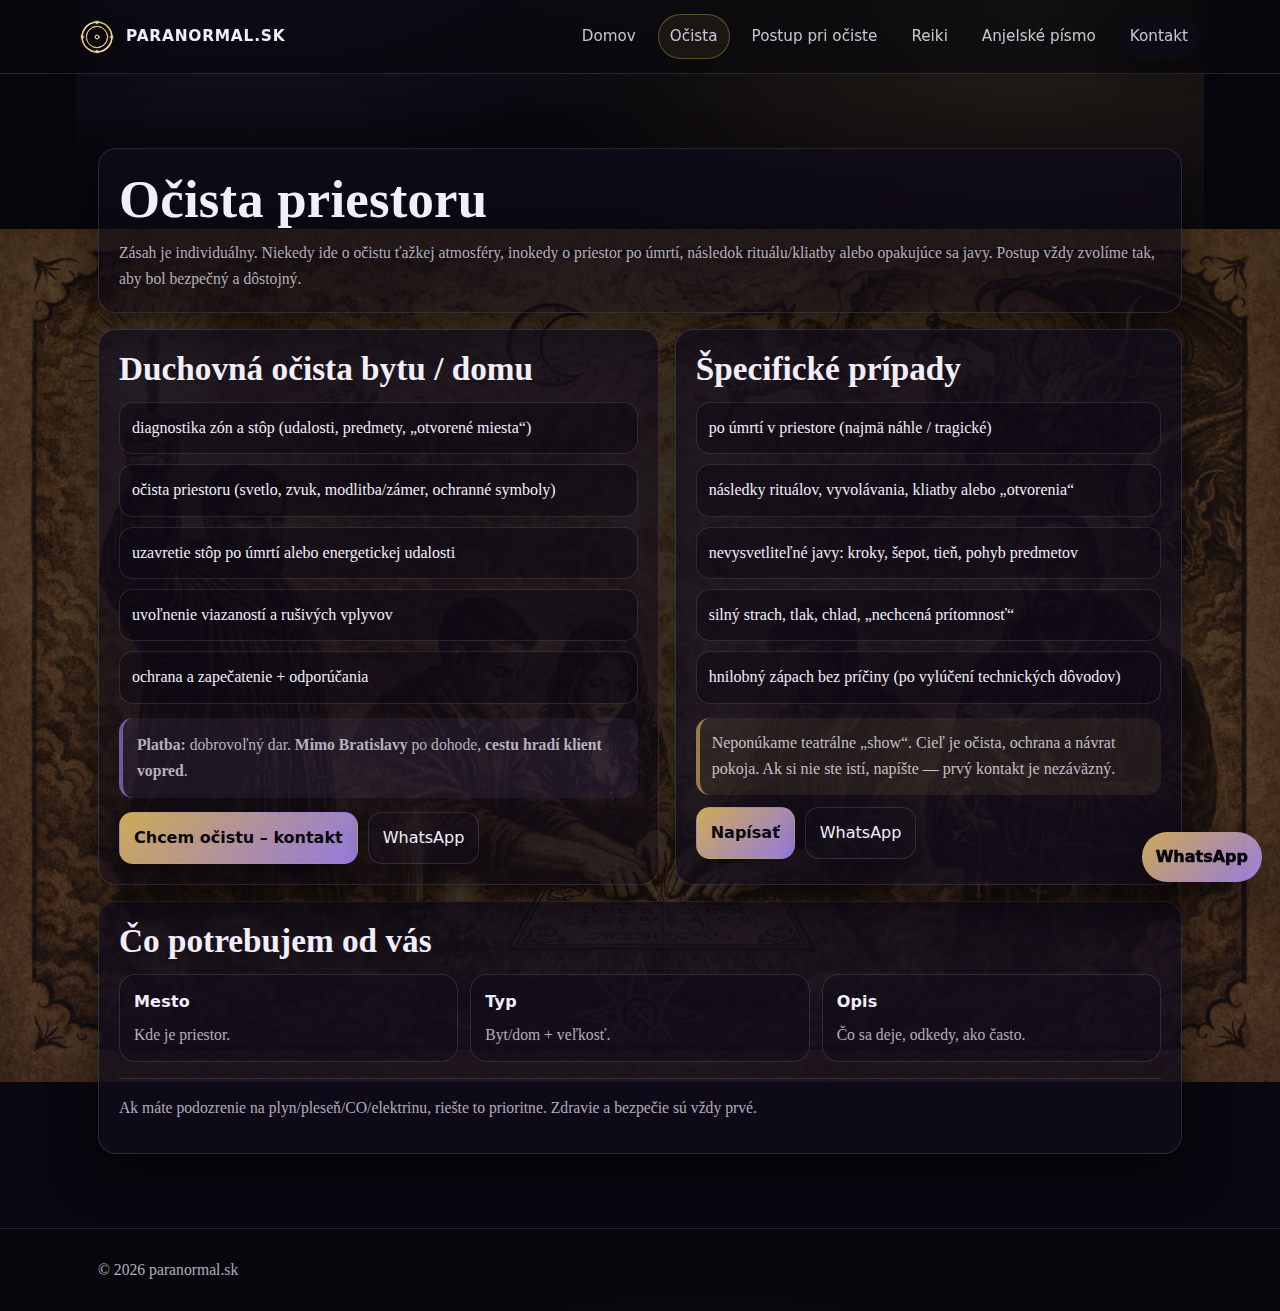
<file: sluzby.html>
<!doctype html>
<html lang="sk">
<head>
  <meta charset="utf-8" />
  <meta name="viewport" content="width=device-width, initial-scale=1" />
  <title>Očista – paranormal.sk</title>
  <meta name="description" content="Služby: duchovná očista bytu/domu, odstránenie ťažkých energií, uzavretie stôp po úmrtí či rituáloch, ochrana." />
  <link rel="stylesheet" href="styles.css?v=13" />

</head>

  <body class="page-ocista">


<header class="nav">
  <div class="container nav-inner">
<a class="brand" href="index.html" aria-label="Domov">

     <svg viewBox="0 0 64 64" aria-hidden="true" class="brand-logo" focusable="false">
  <defs>
    <linearGradient id="logo-gold" x1="0" y1="0" x2="1" y2="1">
      <stop offset="0" stop-color="#fff2c6"/>
      <stop offset="0.45" stop-color="#d8b35a"/>
      <stop offset="1" stop-color="#fff2c6"/>
    </linearGradient>

    <filter id="logo-glow" x="-35%" y="-35%" width="170%" height="170%">
      <feGaussianBlur stdDeviation="1.3" result="b"/>
      <feMerge>
        <feMergeNode in="b"/>
        <feMergeNode in="SourceGraphic"/>
      </feMerge>
    </filter>

    <filter id="logo-flare" x="-70%" y="-70%" width="240%" height="240%">
      <feGaussianBlur stdDeviation="2.6" result="b"/>
      <feMerge>
        <feMergeNode in="b"/>
        <feMergeNode in="SourceGraphic"/>
      </feMerge>
    </filter>
  </defs>

  <!-- HLAVNÁ PEČAŤ -->
  <g fill="none" stroke="url(#logo-gold)" stroke-linecap="round" stroke-linejoin="round" filter="url(#logo-glow)">
    <circle cx="32" cy="32" r="28" stroke-width="2.4"/>
    <circle cx="32" cy="32" r="20" stroke-width="1.6"/>
    <path d="M32 6 L32 58" stroke-width="2.2"/>
    <path d="M6 32 L58 32" stroke-width="2.2"/>
    <circle cx="32" cy="32" r="3.6" stroke-width="1.6"/>
  </g>

  <!-- 4 STRÁŽNE BODY -->
  <g fill="#fff2c6" stroke="url(#logo-gold)" stroke-width="1.3" filter="url(#logo-flare)">
    <circle cx="32" cy="4.5" r="1.9"/>
    <circle cx="59.5" cy="32" r="1.9"/>
    <circle cx="32" cy="59.5" r="1.9"/>
    <circle cx="4.5" cy="32" r="1.9"/>
  </g>
</svg>

      <span class="word">PARANORMAL.SK</span>
    </a>
    <nav class="menu">
      <a href="index.html">Domov</a>
      <a href="sluzby.html">Očista</a>
      <a href="ako-pracujem.html">Postup pri očiste</a>
      <a href="reiki.html">Reiki</a>
      <a href="anjelske-pismo.html">Anjelské písmo</a>
      <a href="kontakt.html" class="btn">Kontakt</a>
    </nav>
  </div>
</header>
<main class="section">
  <div class="container">

    <!-- NOVÝ samostatný ramik len pre nadpis + popis -->
    <div class="card soft hero-intro">
      <h1>Očista priestoru</h1>
      <p class="small">
        Zásah je individuálny. Niekedy ide o očistu ťažkej atmosféry, inokedy o priestor po úmrtí,
        následok rituálu/kliatby alebo opakujúce sa javy. Postup vždy zvolíme tak, aby bol bezpečný a dôstojný.
      </p>
    </div>

    <div class="grid-2" style="margin-top:16px;">


      <div class="card soft">
        <h2>Duchovná očista bytu / domu</h2>
        <ul class="list">
          <li>diagnostika zón a stôp (udalosti, predmety, „otvorené miesta“)</li>
          <li>očista priestoru (svetlo, zvuk, modlitba/zámer, ochranné symboly)</li>
          <li>uzavretie stôp po úmrtí alebo energetickej udalosti</li>
          <li>uvoľnenie viazaností a rušivých vplyvov</li>
          <li>ochrana a zapečatenie + odporúčania</li>
        </ul>

      <div class="quote" style="margin-top:14px;">
  <div class="small">
    <strong>Platba:</strong> dobrovoľný dar. <strong>Mimo Bratislavy</strong> po dohode,
    <strong>cestu hradí klient vopred</strong>.
  </div>
</div>

<div class="pillrow" style="margin-top:14px;">
  <a class="btn primary" href="kontakt.html">Chcem očistu – kontakt</a>
  <a class="btn ghost" data-whatsapp href="#">WhatsApp</a>
</div>
</div>

      <div class="card">
        <h2>Špecifické prípady</h2>
        <ul class="list">
          <li>po úmrtí v priestore (najmä náhle / tragické)</li>
          <li>následky rituálov, vyvolávania, kliatby alebo „otvorenia“</li>
          <li>nevysvetliteľné javy: kroky, šepot, tieň, pohyb predmetov</li>
          <li>silný strach, tlak, chlad, „nechcená prítomnosť“</li>
          <li>hnilobný zápach bez príčiny (po vylúčení technických dôvodov)</li>
        </ul>

        <p class="notice" style="margin-top:14px;">
          Neponúkame teatrálne „show“. Cieľ je očista, ochrana a návrat pokoja.
          Ak si nie ste istí, napíšte — prvý kontakt je nezáväzný.
        </p>

        <div class="pillrow">
          <a class="btn primary" href="kontakt.html">Napísať</a>
          <a class="btn ghost" data-whatsapp href="#">WhatsApp</a>
        </div>
      </div>
    </div>

    <div class="card" style="margin-top:16px;">
      <h2>Čo potrebujem od vás</h2>
      <div class="grid-3" style="margin-top:10px;">
        <div class="kpi"><strong>Mesto</strong><div class="small">Kde je priestor.</div></div>
        <div class="kpi"><strong>Typ</strong><div class="small">Byt/dom + veľkosť.</div></div>
        <div class="kpi"><strong>Opis</strong><div class="small">Čo sa deje, odkedy, ako často.</div></div>
      </div>
      <div class="hr"></div>
      <p class="small">
        Ak máte podozrenie na plyn/pleseň/CO/elektrinu, riešte to prioritne.
        Zdravie a bezpečie sú vždy prvé.
      </p>
    </div>
  </div>
</main>

<a class="wa-float" data-whatsapp href="#">WhatsApp</a>
<footer class="footer"><div class="container"><div class="small">© <span id="year"></span> paranormal.sk</div></div></footer>
<script src="script.js"></script>
</body>
</html>
</file>
<file: styles.css>
/* styles.css — kompletná verzia (výraznejší hero obrázok + opravené vrstvy pozadia) */

:root{
  --bg:#07060b;
  --bg2:#0c0814;
  --card:rgba(16,12,26,.76);
  --card2:rgba(10,7,17,.62);
  --text:#f2eefc;
  --muted:rgba(242,238,252,.72);
  --line:rgba(220,210,255,.15);
  --gold:#d8b35a;
  --violet:#a98bff;
  --red:#ff4d6d;
  --shadow:0 18px 46px rgba(0,0,0,.58);
  --radius:18px;
  --max:1120px;
}

*{box-sizing:border-box}
html,body{margin:0;padding:0}

a{color:inherit;text-decoration:none}
.container{max-width:var(--max);margin:0 auto;padding:0 18px}
.section{padding:74px 0}
.small{font-size:.98rem;color:var(--muted)}
h1,h2,h3{line-height:1.15;margin:0 0 14px}
h1{font-size:clamp(2.15rem, 4.2vw, 3.3rem); letter-spacing:.2px}
h2{font-size:clamp(1.45rem, 2.6vw, 2.1rem)}
h3{font-size:1.12rem}
p{margin:0 0 12px}

.nav{
  position:sticky;top:0;z-index:50;
  background:rgba(7,6,11,.62);
  backdrop-filter: blur(12px);
  border-bottom:1px solid var(--line);
}
.nav-inner{
  display:flex;align-items:center;justify-content:space-between;
  gap:12px;padding:14px 0
}

.brand{
  display:flex;align-items:center;gap:12px;
  font-weight:900;letter-spacing:.45px
}
.brand .word{
  font-family: ui-sans-serif, system-ui, -apple-system, Segoe UI, Roboto, Arial, sans-serif;
  font-size:.96rem;
  letter-spacing:.8px;
}
.brand svg{
  width:34px;height:34px;
  filter: drop-shadow(0 10px 18px rgba(0,0,0,.55));
}

.menu{
  display:flex;flex-wrap:wrap;gap:10px;
  align-items:center;justify-content:flex-end
}
.menu a{
  padding:9px 11px;border-radius:999px;
  color:rgba(242,238,252,.82);
  border:1px solid transparent;
  font-family: ui-sans-serif, system-ui, -apple-system, Segoe UI, Roboto, Arial, sans-serif;
  font-size:.95rem;
}
.menu a:hover{border-color:var(--line); background:rgba(16,12,26,.44)}
.menu a.active{border-color:rgba(216,179,90,.38); background:rgba(216,179,90,.08)}

.btn{
  display:inline-flex;align-items:center;justify-content:center;gap:10px;
  padding:12px 14px;border-radius:14px;
  border:1px solid rgba(216,179,90,.36);
  background:rgba(16,12,26,.62);
  color:var(--text);
  box-shadow:0 10px 26px rgba(0,0,0,.35);
  font-family: ui-sans-serif, system-ui, -apple-system, Segoe UI, Roboto, Arial, sans-serif;
}
.btn:hover{transform:translateY(-1px)}
.btn.primary{
  border-color:transparent;
  background:linear-gradient(135deg, rgba(216,179,90,.95), rgba(169,139,255,.86));
  color:#08060f;
  font-weight:900;
}
.btn.ghost{border-color:var(--line); background:rgba(16,12,26,.34)}
.btn.row{width:100%}

.card{
  background:var(--card);
  border:1px solid var(--line);
  border-radius:var(--radius);
  box-shadow:var(--shadow);
  padding:20px;
}
.card.soft{
  background:linear-gradient(180deg, rgba(16,12,26,.78), rgba(10,7,17,.58));
}
.hr{height:1px;background:var(--line);margin:16px 0}

.grid-2{display:grid;grid-template-columns:1.05fr .95fr;gap:16px}
.grid-3{display:grid;grid-template-columns:repeat(3,1fr);gap:12px}
@media (max-width: 960px){
  .grid-2,.grid-3{grid-template-columns:1fr}
}

.hero > .container{position:relative;z-index:1}

.sigils{display:flex;gap:10px;flex-wrap:wrap;margin-top:14px}
.sigil{
  font-family: ui-sans-serif, system-ui, -apple-system, Segoe UI, Roboto, Arial, sans-serif;
  font-size:.88rem;
  padding:7px 10px;border-radius:999px;
  border:1px solid rgba(216,179,90,.28);
  background:rgba(216,179,90,.06);
  color:rgba(242,238,252,.84);
  display:inline-flex;align-items:center;gap:8px;
}
.sigil svg{width:16px;height:16px;opacity:.9}

.kpi{
  padding:14px;border-radius:16px;
  border:1px solid var(--line);
  background:rgba(16,12,26,.45)
}
.kpi strong{
  display:block;margin-bottom:6px;
  font-family: ui-sans-serif, system-ui, -apple-system, Segoe UI, Roboto, Arial, sans-serif;
  letter-spacing:.2px
}

.list{display:grid;gap:10px;margin:0;padding:0;list-style:none}
.list li{
  padding:12px 12px;border-radius:14px;
  border:1px solid rgba(220,210,255,.14);
  background:rgba(10,7,17,.45)
}

.notice{
  border-left:4px solid rgba(216,179,90,.62);
  padding:12px 12px;
  background:rgba(216,179,90,.09);
  border-radius:14px;
  color:rgba(242,238,252,.78);
}
.quote{
  border-left:4px solid rgba(169,139,255,.56);
  padding:14px 14px;
  background:rgba(169,139,255,.08);
  border-radius:14px;
  color:rgba(242,238,252,.82);
}

.form{display:grid;gap:12px}
label{
  font-size:.95rem;color:var(--muted);
  font-family: ui-sans-serif, system-ui, -apple-system, Segoe UI, Roboto, Arial, sans-serif;
}
input, textarea, select{
  width:100%;
  padding:12px 12px;border-radius:14px;
  border:1px solid rgba(220,210,255,.18);
  background:rgba(7,6,11,.55);
  color:var(--text);
  outline:none;
  font-family: ui-sans-serif, system-ui, -apple-system, Segoe UI, Roboto, Arial, sans-serif;
}
textarea{min-height:150px;resize:vertical}

.footer{
  padding:28px 0;
  border-top:1px solid var(--line);
  color:rgba(242,238,252,.65);
  background:rgba(7,6,11,.60);
}

.wa-float{
  position:fixed;right:18px;bottom:18px;z-index:60;
  border-radius:999px;
  padding:12px 14px;
  background:linear-gradient(135deg, rgba(216,179,90,.94), rgba(169,139,255,.86));
  color:#08060f;
  font-weight:950;
  box-shadow:var(--shadow);
  border:0;
  font-family: ui-sans-serif, system-ui, -apple-system, Segoe UI, Roboto, Arial, sans-serif;
}
.wa-float:hover{transform:translateY(-1px)}

.pillrow{display:flex; gap:10px; flex-wrap:wrap; margin-top:12px}

@media (max-width: 768px){
  .hero{
    --hero-bg: url('exorcisti-mobile.png');
  }
}

html,body{margin:0;padding:0}
body{
  margin:0;
  min-height:100vh;
  color:var(--text);
  font-family: ui-serif, Georgia, "Times New Roman", Times, serif;
  line-height:1.65;

  background-image:
    radial-gradient(900px 520px at 20% -10%, rgba(169,139,255,.18), transparent 60%),
    radial-gradient(900px 520px at 80% 0%, rgba(216,179,90,.14), transparent 60%),
    radial-gradient(900px 520px at 55% 120%, rgba(255,77,109,.10), transparent 65%),
    linear-gradient(180deg, rgba(7,6,11,.65), rgba(12,8,20,.65)),
    url("/bg-home.png");

  background-repeat:no-repeat;

  background-position:
    20% -10%,
    80% 0%,
    55% 120%,
    0 0,
    center top;

  background-size:
    900px 520px,
    900px 520px,
    900px 520px,
    100% 100%,
    cover;

  background-attachment:scroll;
  background-color:#07060b;
}

/* 👇 LEN PRE DOMOV A OČISTU */
.page-home,
.page-ocista{
  background-size:
    900px 520px,
    900px 520px,
    900px 520px,
    100% 100%,
    100% auto;          /* priblíženie (skús 115–130) */

  background-position:
    20% -10%,
    80% 0%,
    55% 120%,
    0 0,
    center;         /* jemný posun výrezu */
}


@media (max-width: 768px){
{
  background-image:
    radial-gradient(900px 520px at 20% -10%, rgba(169,139,255,.18), transparent 60%),
    radial-gradient(900px 520px at 80% 0%, rgba(216,179,90,.14), transparent 60%),
    radial-gradient(900px 520px at 55% 120%, rgba(255,77,109,.10), transparent 65%),
    linear-gradient(180deg, rgba(7,6,11,.65), rgba(12,8,20,.65)),
    url("/bg-home-mobile.png");

  background-repeat:
    no-repeat,
    no-repeat,
    no-repeat,
    no-repeat,
    repeat-y;              /* <- len obrázok sa opakuje dole */

  background-position:
    20% -10%,
    80% 0%,
    55% 120%,
    0 0,
    top center;

  background-size:
    900px 520px,
    900px 520px,
    900px 520px,
    100% 100%,
    100% auto;            /* <- obrázok na šírku, opakovanie dole */
}
}






.hero-intro{
  margin-bottom:16px; /* oddelí to od gridu */
}
.hero-intro h1{ margin-bottom:10px; }
.hero-intro .small{ margin:0; }



@media (max-width: 768px){

  /* celý header užší */
  .nav-inner{
    flex-direction: column;   /* logo hore, menu dole */
    align-items: center;
    padding: 8px 0;           /* zmenší výšku lišty */
    gap: 6px;
  }

  /* logo do vlastného riadku */
  .brand{
    justify-content: center;
    width: 100%;
  }

  .brand .word{
    font-size: .9rem;
  }

  .brand svg{
    width: 28px;
    height: 28px;
  }

  /* menu v jednom vodorovnom riadku */
  .menu{
    width: 100%;
    display: flex;
    justify-content: center;
    flex-wrap: nowrap;        /* nezalamovať do ďalšieho riadku */
    gap: 8px;
    overflow-x: auto;         /* ak sa nezmestí, dá sa posúvať */
    white-space: nowrap;
    -webkit-overflow-scrolling: touch;
  }

  /* odkazy menšie, aby sa zmestili */
  .menu a{
    padding: 6px 10px;
    font-size: .85rem;
    flex: 0 0 auto;
  }

  /* skrytie scroll baru (voliteľné) */
  .menu::-webkit-scrollbar{
    height: 0;
  }
}
</file>
